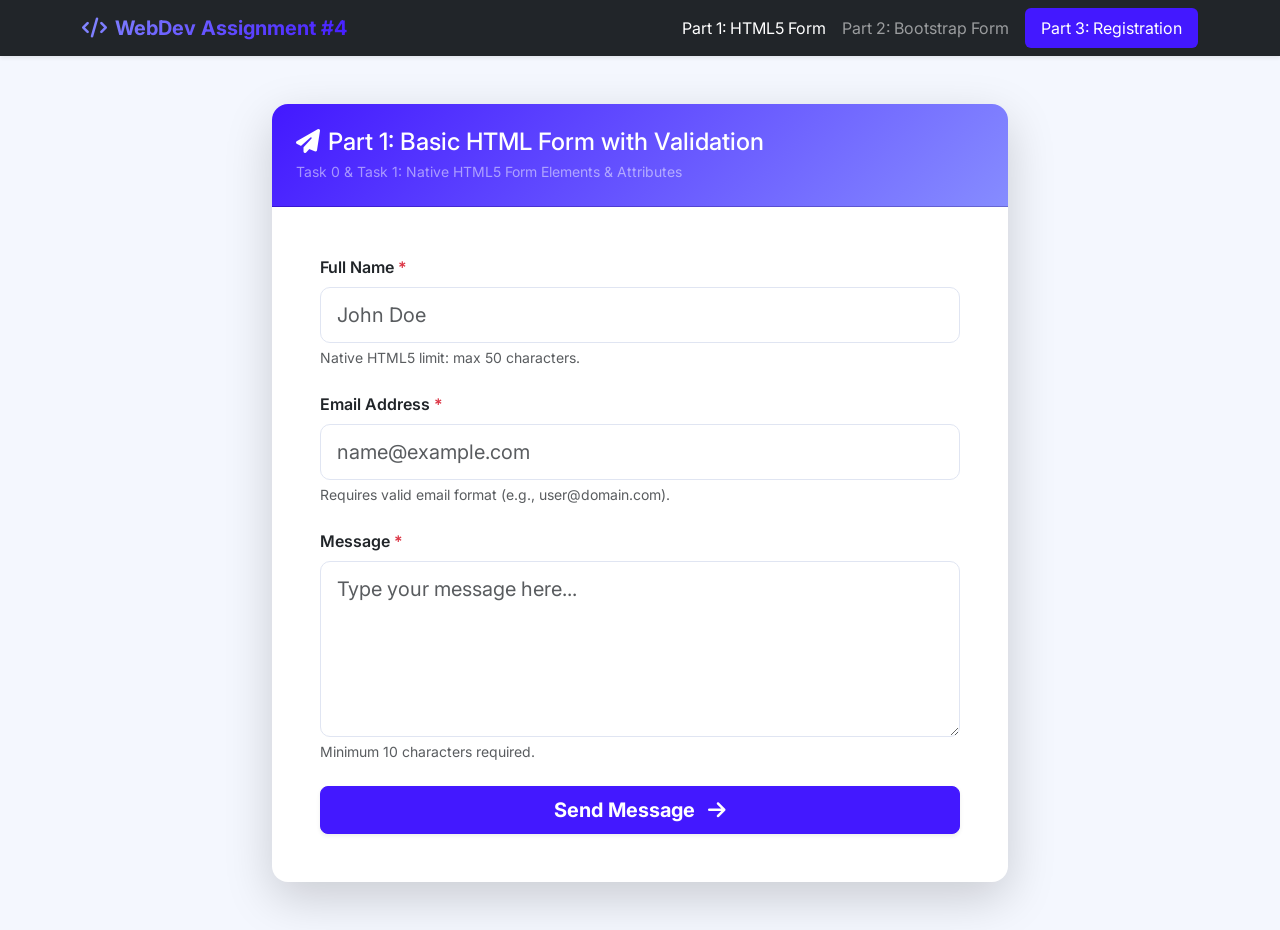
<file: index.html>
<!DOCTYPE html>
<html lang="ru">
<head>
  <meta charset="UTF-8">
  <meta name="viewport" content="width=device-width, initial-scale=1.0">
  <title> Basic HTML Forms</title>
  <link href="https://cdn.jsdelivr.net/npm/bootstrap@5.3.3/dist/css/bootstrap.min.css" rel="stylesheet">
  <link href="https://fonts.googleapis.com/css2?family=Inter:wght@300;400;600;700&display=swap" rel="stylesheet">
  <link rel="stylesheet" href="https://cdnjs.cloudflare.com/ajax/libs/font-awesome/6.4.0/css/all.min.css">
  <link rel="stylesheet" href="style.css">
</head>
<body>

  
  <nav class="navbar navbar-expand-lg navbar-dark bg-dark sticky-top shadow-sm">
    <div class="container">
      <a class="navbar-brand fw-bold text-gradient" href="index.html">
        <i class="fa-solid fa-code me-2"></i>WebDev Assignment #4
      </a>
      <button class="navbar-toggler" type="button" data-bs-toggle="collapse" data-bs-target="#navbarNav">
        <span class="navbar-toggler-icon"></span>
      </button>
      <div class="collapse navbar-collapse" id="navbarNav">
        <ul class="navbar-nav ms-auto">
          <li class="nav-item">
            <a class="nav-link active" href="index.html">Part 1: HTML5 Form</a>
          </li>
          <li class="nav-item">
            <a class="nav-link" href="tasks.html">Part 2: Bootstrap Form</a>
          </li>
          <li class="nav-item">
            <a class="nav-link btn btn-primary text-white ms-lg-2 px-3" href="reg.html">Part 3: Registration</a>
          </li>
        </ul>
      </div>
    </div>
  </nav>

  
  <main class="container py-5">
    <div class="row justify-content-center">
      <div class="col-lg-8">
        <div class="card shadow-lg border-0 rounded-4">
          <div class="card-header bg-gradient-primary text-white p-4 rounded-top-4">
            <h2 class="h4 mb-0"><i class="fa-solid fa-paper-plane me-2"></i>Part 1: Basic HTML Form with Validation</h2>
            <p class="small text-white-50 mb-0 mt-1">Task 0 & Task 1: Native HTML5 Form Elements & Attributes</p>
          </div>
          <div class="card-body p-4 p-md-5">
            <form action="#" method="POST">
              
              
              <div class="mb-4">
                <label for="fullName" class="form-label fw-semibold">Full Name <span class="text-danger">*</span></label>
                <input type="text" class="form-control form-control-lg" id="fullName" name="fullName" required maxlength="50" placeholder="John Doe">
                <div class="form-text">Native HTML5 limit: max 50 characters.</div>
              </div>

              
              <div class="mb-4">
                <label for="email" class="form-label fw-semibold">Email Address <span class="text-danger">*</span></label>
                <input type="email" class="form-control form-control-lg" id="email" name="email" required placeholder="name@example.com">
                <div class="form-text">Requires valid email format (e.g., user@domain.com).</div>
              </div>

              
              <div class="mb-4">
                <label for="message" class="form-label fw-semibold">Message <span class="text-danger">*</span></label>
                <textarea class="form-control form-control-lg" id="message" name="message" rows="5" required minlength="10" placeholder="Type your message here..."></textarea>
                <div class="form-text">Minimum 10 characters required.</div>
              </div>

              
              <button type="submit" class="btn btn-primary btn-lg w-100 shadow-sm rounded-3 fw-bold">
                Send Message <i class="fa-solid fa-arrow-right ms-2"></i>
              </button>

            </form>
          </div>
        </div>
      </div>
    </div>
  </main>

  <script src="https://cdn.jsdelivr.net/npm/bootstrap@5.3.3/dist/js/bootstrap.bundle.min.js"></script>
  
</body>
</html>
</file>
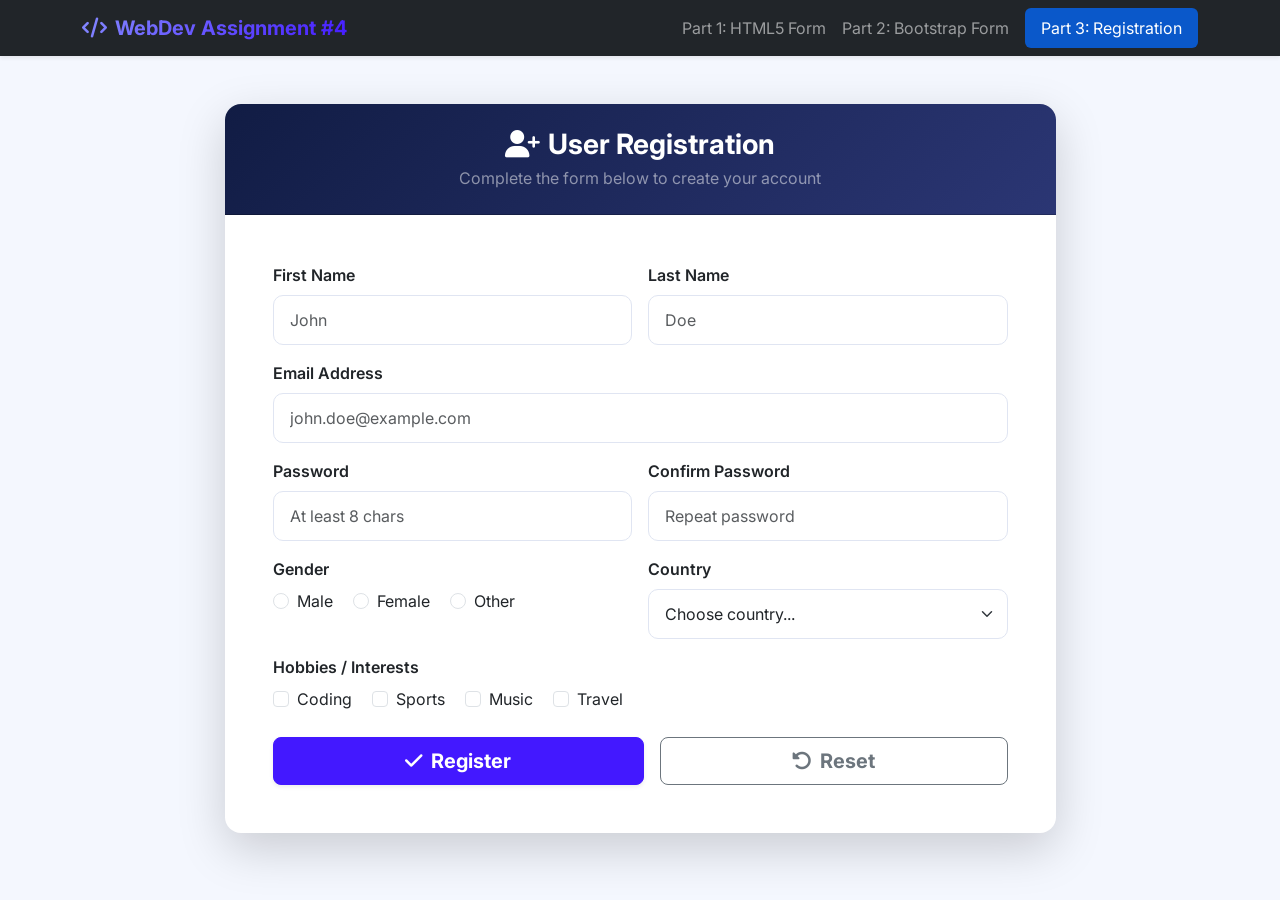
<file: reg.html>
<!DOCTYPE html>
<html lang="ru">
<head>
  <meta charset="UTF-8">
  <meta name="viewport" content="width=device-width, initial-scale=1.0">
  <title>Assignment 4 - Part 3: Registration Form</title>
  <link href="https://cdn.jsdelivr.net/npm/bootstrap@5.3.3/dist/css/bootstrap.min.css" rel="stylesheet">
  <link href="https://fonts.googleapis.com/css2?family=Inter:wght@300;400;600;700&display=swap" rel="stylesheet">
  <link rel="stylesheet" href="https://cdnjs.cloudflare.com/ajax/libs/font-awesome/6.4.0/css/all.min.css">
  <link rel="stylesheet" href="style.css">
</head>
<body>

  <nav class="navbar navbar-expand-lg navbar-dark bg-dark sticky-top shadow-sm">
    <div class="container">
      <a class="navbar-brand fw-bold text-gradient" href="index.html">
        <i class="fa-solid fa-code me-2"></i>WebDev Assignment #4
      </a>
      <button class="navbar-toggler" type="button" data-bs-toggle="collapse" data-bs-target="#navbarNav">
        <span class="navbar-toggler-icon"></span>
      </button>
      <div class="collapse navbar-collapse" id="navbarNav">
        <ul class="navbar-nav ms-auto">
          <li class="nav-item"><a class="nav-link" href="index.html">Part 1: HTML5 Form</a></li>
          <li class="nav-item"><a class="nav-link" href="tasks.html">Part 2: Bootstrap Form</a></li>
          <li class="nav-item"><a class="nav-link active btn btn-primary text-white ms-lg-2 px-3" href="reg.html">Part 3: Registration</a></li>
        </ul>
      </div>
    </div>
  </nav>

  <main class="container py-5">
    <div class="row justify-content-center">
      <div class="col-lg-9">
        <div class="card shadow-lg border-0 rounded-4">
          <div class="card-header bg-gradient-dark text-white p-4 rounded-top-4 text-center">
            <h2 class="h3 fw-bold mb-1"><i class="fa-solid fa-user-plus me-2"></i>User Registration</h2>
            <p class="text-white-50 mb-0">Complete the form below to create your account</p>
          </div>
          <div class="card-body p-4 p-md-5">
            <form class="needs-validation" novalidate id="regForm">
              <div class="row g-3">
                
                
                <div class="col-md-6">
                  <label for="regFirstName" class="form-label fw-semibold">First Name</label>
                  <input type="text" class="form-control" id="regFirstName" required placeholder="John">
                  <div class="invalid-feedback">First name is required.</div>
                </div>
                <div class="col-md-6">
                  <label for="regLastName" class="form-label fw-semibold">Last Name</label>
                  <input type="text" class="form-control" id="regLastName" required placeholder="Doe">
                  <div class="invalid-feedback">Last name is required.</div>
                </div>

               
                <div class="col-12">
                  <label for="regEmail" class="form-label fw-semibold">Email Address</label>
                  <input type="email" class="form-control" id="regEmail" required placeholder="john.doe@example.com">
                  <div class="invalid-feedback">Please enter a valid email.</div>
                </div>

                
                <div class="col-md-6">
                  <label for="regPassword" class="form-label fw-semibold">Password</label>
                  <input type="password" class="form-control" id="regPassword" required minlength="8" placeholder="At least 8 chars">
                  <div class="invalid-feedback">Password must be at least 8 characters long.</div>
                </div>
                <div class="col-md-6">
                  <label for="regConfirmPassword" class="form-label fw-semibold">Confirm Password</label>
                  <input type="password" class="form-control" id="regConfirmPassword" required placeholder="Repeat password">
                  <div class="invalid-feedback" id="confirmError">Please confirm your password.</div>
                </div>

               
                <div class="col-md-6">
                  <label class="form-label fw-semibold d-block">Gender</label>
                  <div class="form-check form-check-inline">
                    <input class="form-check-input" type="radio" name="gender" id="genderMale" value="male" required>
                    <label class="form-check-label" for="genderMale">Male</label>
                  </div>
                  <div class="form-check form-check-inline">
                    <input class="form-check-input" type="radio" name="gender" id="genderFemale" value="female" required>
                    <label class="form-check-label" for="genderFemale">Female</label>
                  </div>
                  <div class="form-check form-check-inline">
                    <input class="form-check-input" type="radio" name="gender" id="genderOther" value="other" required>
                    <label class="form-check-label" for="genderOther">Other</label>
                  </div>
                  <div class="invalid-feedback">Please select your gender.</div>
                </div>

                
                <div class="col-md-6">
                  <label for="regCountry" class="form-label fw-semibold">Country</label>
                  <select class="form-select" id="regCountry" required>
                    <option value="" selected disabled>Choose country...</option>
                    <option value="KZ">Kazakhstan</option>
                    <option value="US">United States</option>
                    <option value="UK">United Kingdom</option>
                    <option value="DE">Germany</option>
                  </select>
                  <div class="invalid-feedback">Please select a country.</div>
                </div>

                
                <div class="col-12">
                  <label class="form-label fw-semibold d-block">Hobbies / Interests</label>
                  <div class="form-check form-check-inline">
                    <input class="form-check-input" type="checkbox" id="hobby1" value="coding">
                    <label class="form-check-label" for="hobby1">Coding</label>
                  </div>
                  <div class="form-check form-check-inline">
                    <input class="form-check-input" type="checkbox" id="hobby2" value="sports">
                    <label class="form-check-label" for="hobby2">Sports</label>
                  </div>
                  <div class="form-check form-check-inline">
                    <input class="form-check-input" type="checkbox" id="hobby3" value="music">
                    <label class="form-check-label" for="hobby3">Music</label>
                  </div>
                  <div class="form-check form-check-inline">
                    <input class="form-check-input" type="checkbox" id="hobby4" value="travel">
                    <label class="form-check-label" for="hobby4">Travel</label>
                  </div>
                </div>

               
                <div class="col-12 d-flex gap-3 mt-4">
                  <button type="submit" class="btn btn-primary btn-lg flex-fill rounded-3 fw-bold shadow-sm">
                    <i class="fa-solid fa-check me-2"></i>Register
                  </button>
                  <button type="reset" class="btn btn-outline-secondary btn-lg flex-fill rounded-3 fw-bold">
                    <i class="fa-solid fa-rotate-left me-2"></i>Reset
                  </button>
                </div>

              </div>
            </form>
          </div>
        </div>
      </div>
    </div>
  </main>

  <script src="https://cdn.jsdelivr.net/npm/bootstrap@5.3.3/dist/js/bootstrap.bundle.min.js"></script>
  <script src="main.js"></script>
</body>
</html>
</file>
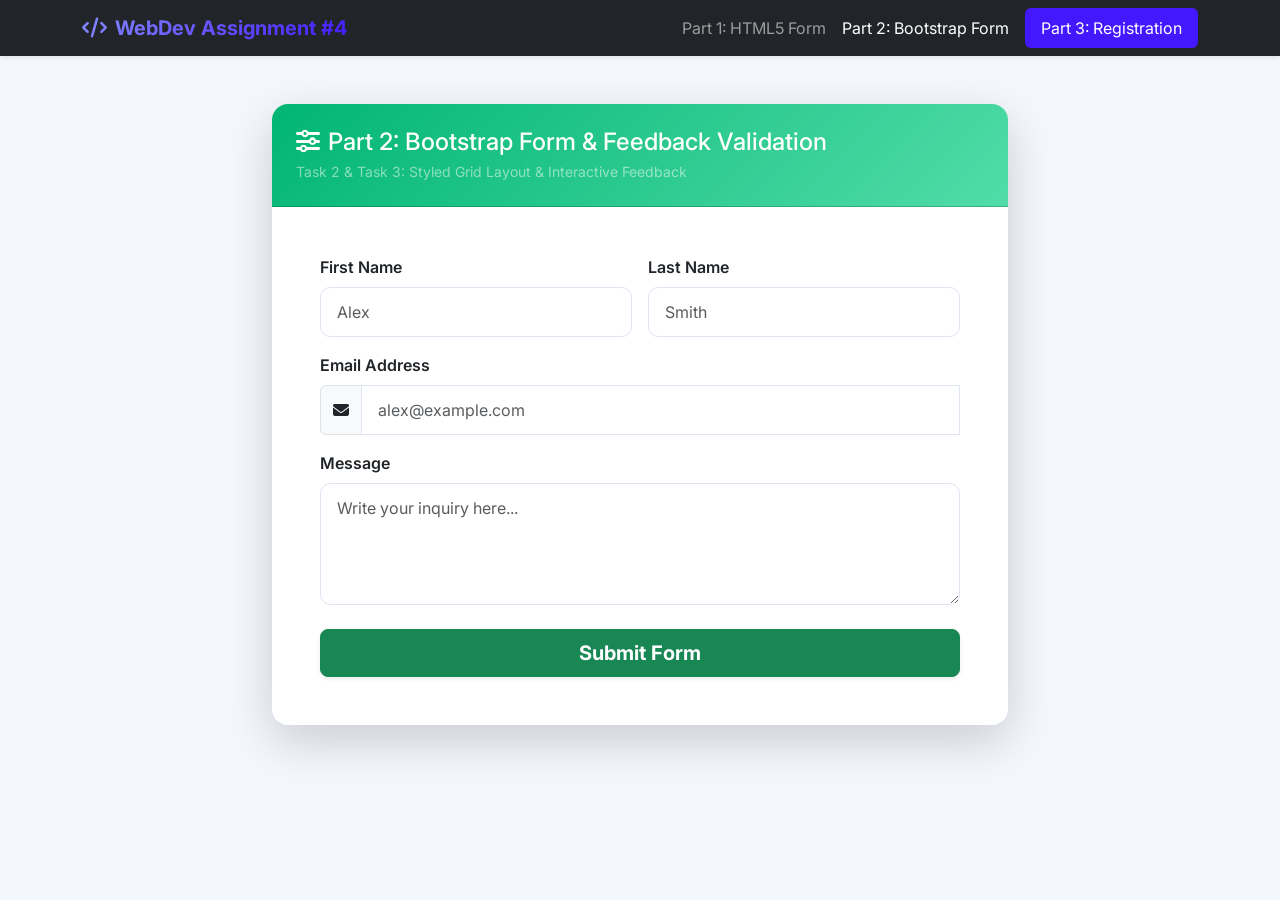
<file: tasks.html>
<!DOCTYPE html>
<html lang="ru">
<head>
  <meta charset="UTF-8">
  <meta name="viewport" content="width=device-width, initial-scale=1.0">
  <title>Assignment 4 - Part 2: Bootstrap Forms</title>
  <link href="https://cdn.jsdelivr.net/npm/bootstrap@5.3.3/dist/css/bootstrap.min.css" rel="stylesheet">
  <link href="https://fonts.googleapis.com/css2?family=Inter:wght@300;400;600;700&display=swap" rel="stylesheet">
  <link rel="stylesheet" href="https://cdnjs.cloudflare.com/ajax/libs/font-awesome/6.4.0/css/all.min.css">
  <link rel="stylesheet" href="style.css">
</head>
<body>

  <nav class="navbar navbar-expand-lg navbar-dark bg-dark sticky-top shadow-sm">
    <div class="container">
      <a class="navbar-brand fw-bold text-gradient" href="index.html">
        <i class="fa-solid fa-code me-2"></i>WebDev Assignment #4
      </a>
      <button class="navbar-toggler" type="button" data-bs-toggle="collapse" data-bs-target="#navbarNav">
        <span class="navbar-toggler-icon"></span>
      </button>
      <div class="collapse navbar-collapse" id="navbarNav">
        <ul class="navbar-nav ms-auto">
          <li class="nav-item"><a class="nav-link" href="index.html">Part 1: HTML5 Form</a></li>
          <li class="nav-item"><a class="nav-link active" href="tasks.html">Part 2: Bootstrap Form</a></li>
          <li class="nav-item"><a class="nav-link btn btn-primary text-white ms-lg-2 px-3" href="reg.html">Part 3: Registration</a></li>
        </ul>
      </div>
    </div>
  </nav>

  <main class="container py-5">
    <div class="row justify-content-center">
      <div class="col-lg-8">
        <div class="card shadow-lg border-0 rounded-4">
          <div class="card-header bg-gradient-success text-white p-4 rounded-top-4">
            <h2 class="h4 mb-0"><i class="fa-solid fa-sliders me-2"></i>Part 2: Bootstrap Form & Feedback Validation</h2>
            <p class="small text-white-50 mb-0 mt-1">Task 2 & Task 3: Styled Grid Layout & Interactive Feedback</p>
          </div>
          <div class="card-body p-4 p-md-5">
            
            <form class="needs-validation" novalidate>
              <div class="row g-3">
                
                
                <div class="col-md-6">
                  <label for="bsName" class="form-label fw-semibold">First Name</label>
                  <input type="text" class="form-control" id="bsName" placeholder="Alex" required>
                  <div class="valid-feedback">Looks good!</div>
                  <div class="invalid-feedback">Please enter your first name.</div>
                </div>

                <div class="col-md-6">
                  <label for="bsLastName" class="form-label fw-semibold">Last Name</label>
                  <input type="text" class="form-control" id="bsLastName" placeholder="Smith" required>
                  <div class="valid-feedback">Looks good!</div>
                  <div class="invalid-feedback">Please enter your last name.</div>
                </div>

                
                <div class="col-12">
                  <label for="bsEmail" class="form-label fw-semibold">Email Address</label>
                  <div class="input-group has-validation">
                    <span class="input-group-text"><i class="fa-solid fa-envelope"></i></span>
                    <input type="email" class="form-control" id="bsEmail" placeholder="alex@example.com" required>
                    <div class="invalid-feedback">Please provide a valid email address.</div>
                    <div class="valid-feedback">Valid email format!</div>
                  </div>
                </div>

                
                <div class="col-12">
                  <label for="bsMessage" class="form-label fw-semibold">Message</label>
                  <textarea class="form-control" id="bsMessage" rows="4" placeholder="Write your inquiry here..." required></textarea>
                  <div class="invalid-feedback">Message cannot be empty.</div>
                  <div class="valid-feedback">Thank you for details!</div>
                </div>

               
                <div class="col-12 mt-4">
                  <button class="btn btn-success btn-lg w-100 rounded-3 fw-bold shadow-sm" type="submit">
                    Submit Form
                  </button>
                </div>

              </div>
            </form>
          </div>
        </div>
      </div>
    </div>
  </main>

  <script src="https://cdn.jsdelivr.net/npm/bootstrap@5.3.3/dist/js/bootstrap.bundle.min.js"></script>
  <script src="main.js"></script>
</body>
</html>
</file>
<file: style.css>
body {
  font-family: 'Inter', sans-serif;
  background-color: #f4f7fe;
  color: #2b3674;
}


.bg-gradient-primary {
  background: linear-gradient(135deg, #4318ff 0%, #868CFF 100%);
}

.bg-gradient-success {
  background: linear-gradient(135deg, #01b574 0%, #51dca8 100%);
}

.bg-gradient-dark {
  background: linear-gradient(135deg, #111c44 0%, #2b3674 100%);
}

.text-gradient {
  background: linear-gradient(135deg, #868CFF 0%, #4318ff 100%);
  -webkit-background-clip: text;
  -webkit-text-fill-color: transparent;
}


.card {
  transition: all 0.3s ease;
}

.form-control, .form-select {
  border-radius: 10px;
  padding: 0.75rem 1rem;
  border: 1px solid #e0e5f2;
}

.form-control:focus, .form-select:focus {
  border-color: #4318ff;
  box-shadow: 0 0 0 0.25rem rgba(67, 24, 255, 0.15);
}

.btn-primary {
  background-color: #4318ff;
  border-color: #4318ff;
}

.btn-primary:hover {
  background-color: #3311db;
  border-color: #3311db;
}
</file>
